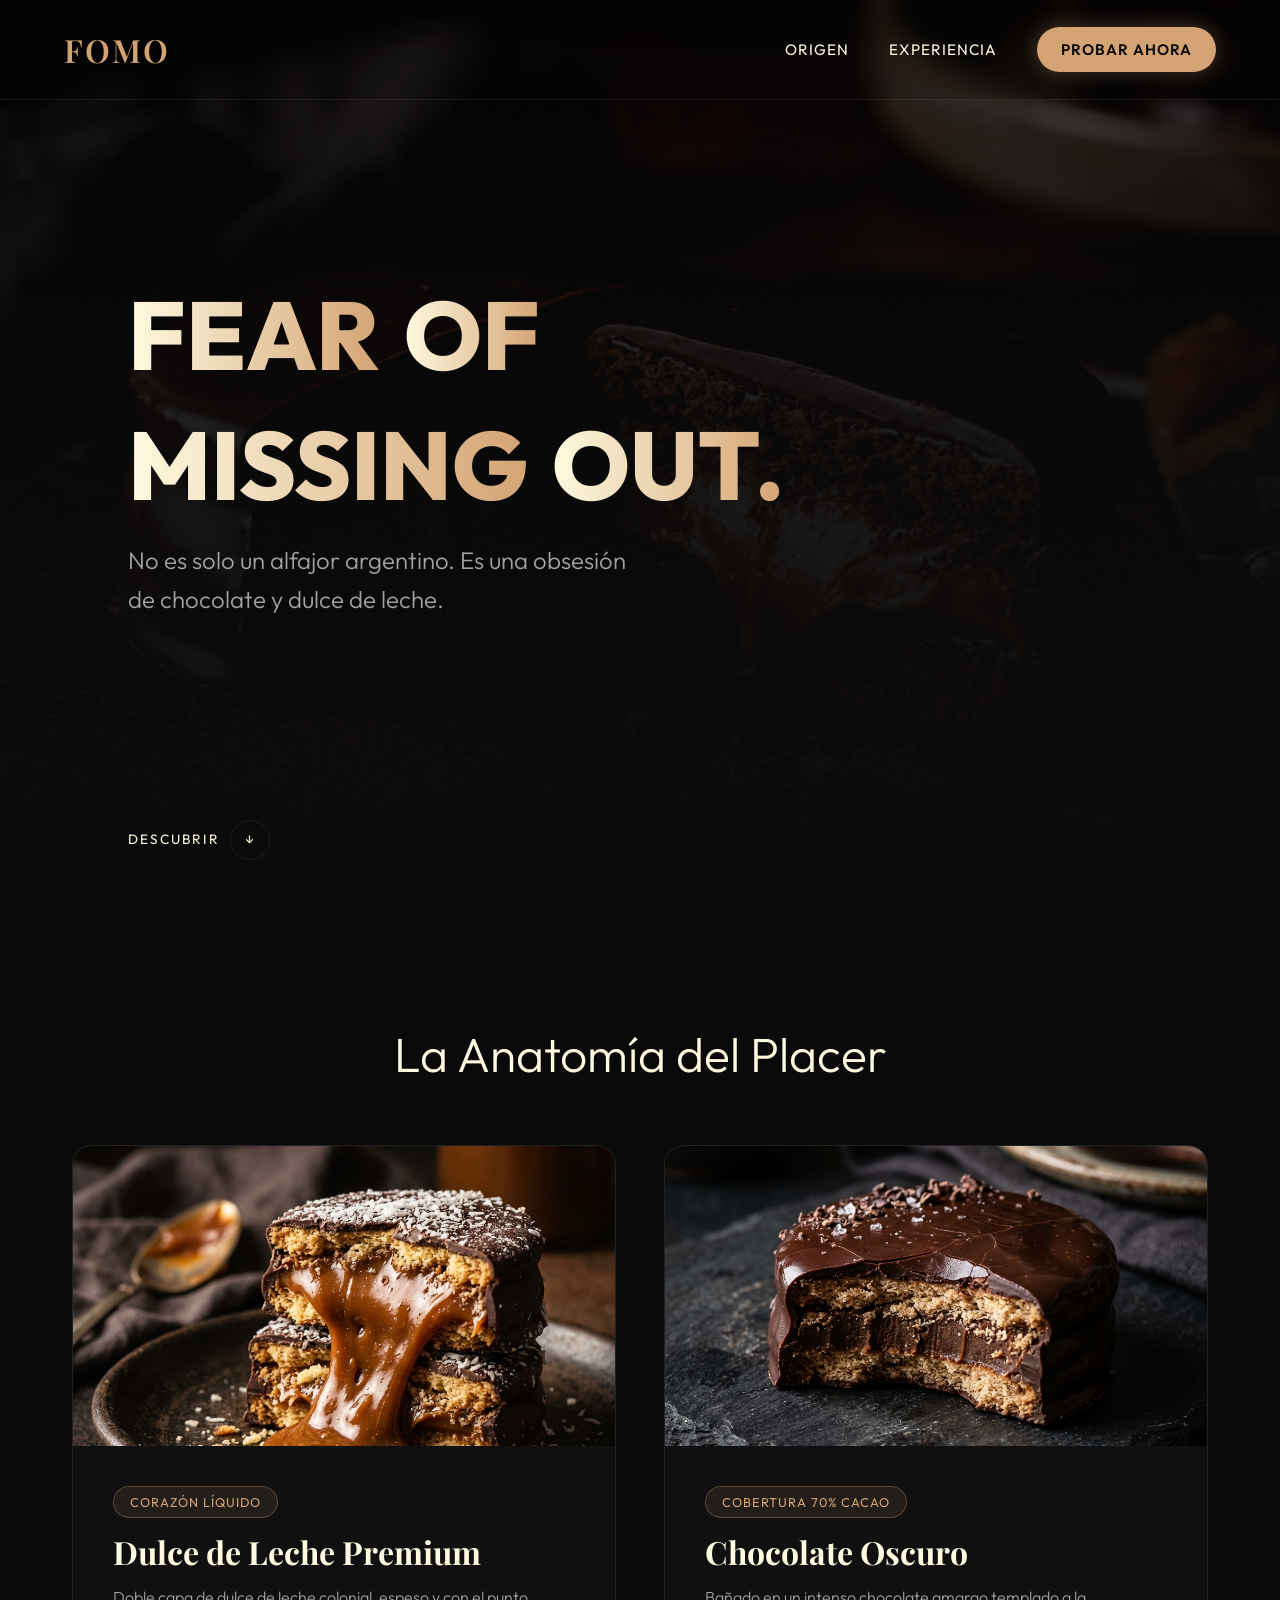
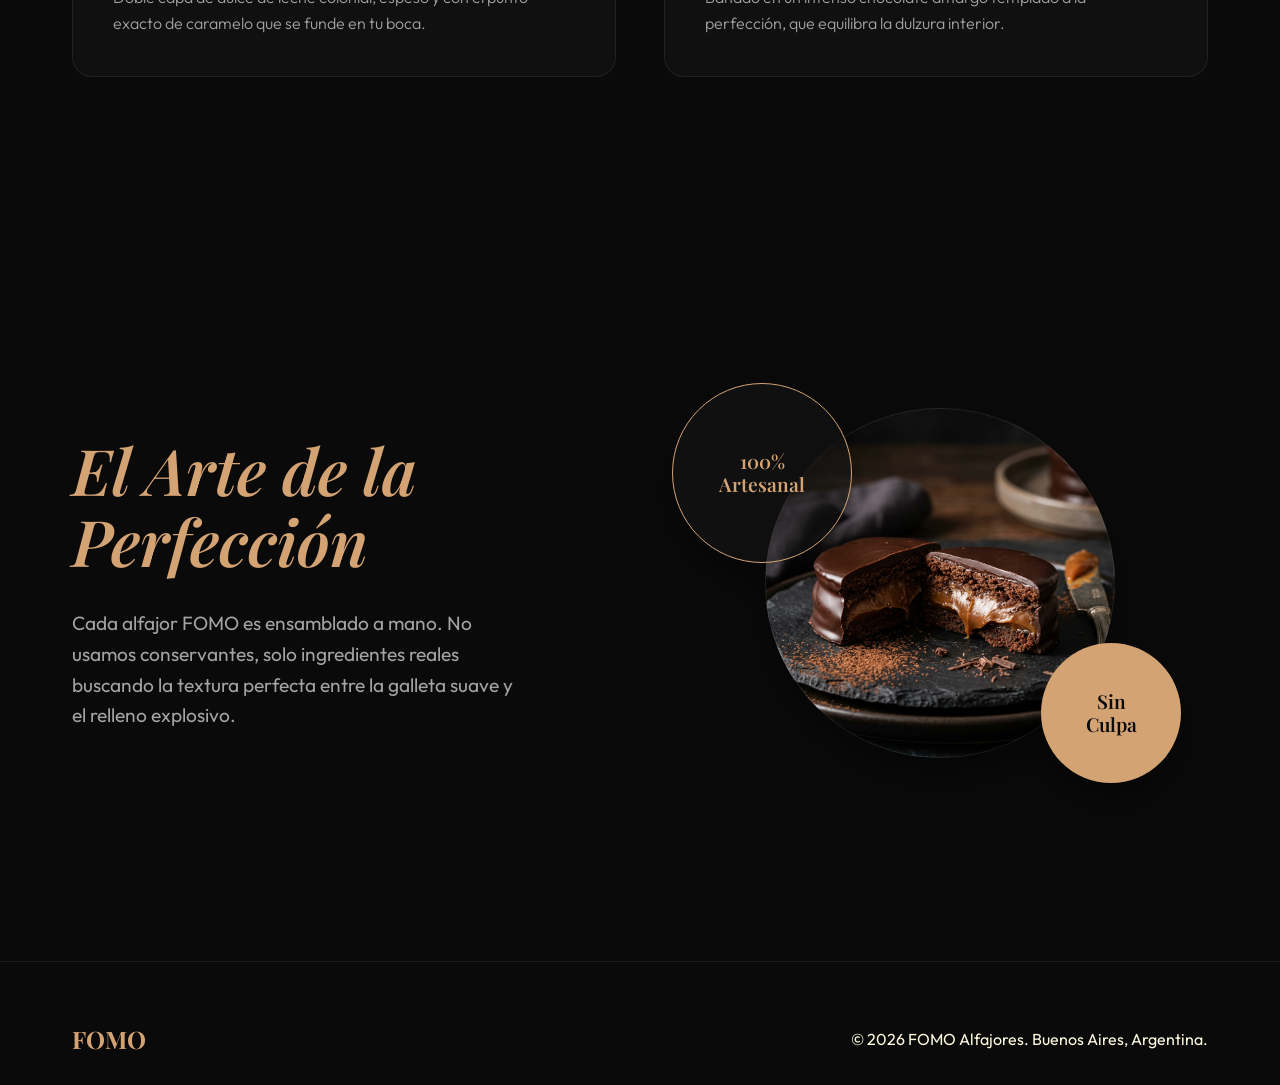
<file: v1/index.html>
<!DOCTYPE html>
<html lang="es">
<head>
    <meta charset="UTF-8">
    <meta name="viewport" content="width=device-width, initial-scale=1.0">
    <title>FOMO - El Alfajor Definitivo</title>
    <meta name="description" content="FOMO: Alfajores artesanales argentinos con el mejor dulce de leche y chocolate premium.">
    
    <!-- Meta etiquetas para compartir en WhatsApp y Redes Sociales -->
    <meta property="og:title" content="FOMO - El Alfajor Definitivo">
    <meta property="og:description" content="No es solo un alfajor argentino. Es una obsesión bañada en chocolate y rellena del mejor dulce de leche.">
    <meta property="og:image" content="https://juanmartinbarrientos.github.io/FOMO/assets/bg.png">
    <meta property="og:url" content="https://juanmartinbarrientos.github.io/FOMO/">
    <meta property="og:type" content="website">
    <link rel="stylesheet" href="styles.css">
    <link rel="preconnect" href="https://fonts.googleapis.com">
    <link rel="preconnect" href="https://fonts.gstatic.com" crossorigin>
    <link href="https://fonts.googleapis.com/css2?family=Outfit:wght@300;400;600;800&family=Playfair+Display:ital,wght@0,600;1,600&display=swap" rel="stylesheet">
</head>
<body>
    <!-- Background video/animation layer -->
    <div class="bg-layer">
        <div class="bg-image main-bg"></div>
        <div class="overlay-gradient"></div>
        <div class="noise-overlay"></div>
    </div>

    <!-- Navigation -->
    <nav class="glass-nav">
        <div class="logo">FOMO</div>
        <ul class="nav-links">
            <li><a href="#origen">Origen</a></li>
            <li><a href="#experiencia">Experiencia</a></li>
            <li><a href="#comprar" class="btn-primary">Probar ahora</a></li>
        </ul>
    </nav>

    <!-- Hero Section -->
    <header class="hero">
        <div class="hero-content">
            <h1 class="reveal-text"><span>Fear</span> <span>Of</span> <span>Missing</span> <span>Out.</span></h1>
            <p class="subtitle hide-on-load">No es solo un alfajor argentino. Es una obsesión de chocolate y dulce de leche.</p>
            <a href="#experiencia" class="scroll-down hide-on-load">
                <span>Descubrir</span>
                <div class="arrow">↓</div>
            </a>
        </div>
    </header>

    <!-- Details Section -->
    <section id="experiencia" class="cards-section">
        <div class="container">
            <h2 class="section-title">La Anatomía del Placer</h2>
            
            <div class="cards-grid">
                <!-- Card 1 -->
                <div class="glass-card element-reveal">
                    <div class="card-image-wrapper">
                        <!-- Image placeholder - using local path but should be relative -->
                        <div class="card-image" style="background-image: url('assets/card1.png')"></div>
                    </div>
                    <div class="card-content">
                        <div class="card-tag">Corazón Líquido</div>
                        <h3>Dulce de Leche Premium</h3>
                        <p>Doble capa de dulce de leche colonial, espeso y con el punto exacto de caramelo que se funde en tu boca.</p>
                    </div>
                </div>

                <!-- Card 2 -->
                <div class="glass-card element-reveal delay-1">
                    <div class="card-image-wrapper">
                        <div class="card-image" style="background-image: url('assets/card2.png')"></div>
                    </div>
                    <div class="card-content">
                        <div class="card-tag">Cobertura 70% Cacao</div>
                        <h3>Chocolate Oscuro</h3>
                        <p>Bañado en un intenso chocolate amargo templado a la perfección, que equilibra la dulzura interior.</p>
                    </div>
                </div>
            </div>
        </div>
    </section>

    <!-- Interactive Circles Section -->
    <section id="origen" class="circles-section">
        <div class="container">
            <div class="split-layout">
                <div class="text-column element-reveal">
                    <h2 class="serif-title">El Arte de la Perfección</h2>
                    <p>Cada alfajor FOMO es ensamblado a mano. No usamos conservantes, solo ingredientes reales buscando la textura perfecta entre la galleta suave y el relleno explosivo.</p>
                </div>
                <div class="visual-column">
                    <div class="floating-circle circle-1">
                        <span class="circle-text">100%<br>Artesanal</span>
                    </div>
                    <div class="floating-circle circle-2" style="background-image: url('assets/bg.png')">
                    </div>
                    <div class="floating-circle circle-3">
                        <span class="circle-text">Sin<br>Culpa</span>
                    </div>
                </div>
            </div>
        </div>
    </section>

    <footer>
        <div class="container footer-content">
            <h2 class="footer-logo">FOMO</h2>
            <p>© 2026 FOMO Alfajores. Buenos Aires, Argentina.</p>
        </div>
    </footer>

    <script src="script.js"></script>
</body>
</html>
</file>
<file: v1/styles.css>
:root {
    /* Color Palette */
    --clr-bg: #0a0a0a;
    --clr-surface: rgba(20, 20, 20, 0.6);
    --clr-surface-hover: rgba(30, 30, 30, 0.8);
    --clr-primary: #d4a373; /* Dulce de leche color */
    --clr-primary-glow: rgba(212, 163, 115, 0.3);
    --clr-text: #fefae0;
    --clr-text-muted: #a3a3a3;
    --clr-border: rgba(255, 255, 255, 0.08);
    
    /* Typography */
    --font-sans: 'Outfit', sans-serif;
    --font-serif: 'Playfair Display', serif;
    
    /* Transitions */
    --transition-smooth: 0.6s cubic-bezier(0.16, 1, 0.3, 1);
    --transition-bounce: 0.8s cubic-bezier(0.34, 1.56, 0.64, 1);
}

* {
    margin: 0;
    padding: 0;
    box-sizing: border-box;
}

html {
    scroll-behavior: smooth;
}

body {
    font-family: var(--font-sans);
    background-color: var(--clr-bg);
    color: var(--clr-text);
    overflow-x: hidden;
    line-height: 1.6;
}

/* Background Animation */
.bg-layer {
    position: fixed;
    top: 0;
    left: 0;
    width: 100vw;
    height: 100vh;
    z-index: -1;
    overflow: hidden;
}

.bg-image {
    position: absolute;
    top: -5%;
    left: -5%;
    width: 110%;
    height: 110%;
    background-image: url('assets/bg.png');
    background-size: cover;
    background-position: center;
    filter: brightness(0.4) contrast(1.2);
    animation: slowZoom 30s infinite alternate linear;
}

@keyframes slowZoom {
    0% { transform: scale(1); }
    100% { transform: scale(1.1); }
}

.overlay-gradient {
    position: absolute;
    top: 0;
    left: 0;
    width: 100%;
    height: 100%;
    background: linear-gradient(
        to bottom,
        rgba(10, 10, 10, 0.2) 0%,
        rgba(10, 10, 10, 0.8) 50%,
        rgba(10, 10, 10, 1) 100%
    );
}

.noise-overlay {
    position: absolute;
    top: 0;
    left: 0;
    width: 100%;
    height: 100%;
    background-image: url("data:image/svg+xml,%3Csvg viewBox='0 0 200 200' xmlns='http://www.w3.org/2000/svg'%3E%3Cfilter id='noiseFilter'%3E%3CfeTurbulence type='fractalNoise' baseFrequency='0.8' numOctaves='3' stitchTiles='stitch'/%3E%3C/filter%3E%3Crect width='100%25' height='100%25' filter='url(%23noiseFilter)'/%3E%3C/svg%3E");
    opacity: 0.05;
    mix-blend-mode: overlay;
    pointer-events: none;
}

/* Typography elements */
h1, h2, h3 {
    line-height: 1.1;
}

.serif-title {
    font-family: var(--font-serif);
    font-style: italic;
    font-weight: 600;
}

/* Navigation */
.glass-nav {
    position: fixed;
    top: 0;
    left: 0;
    width: 100%;
    padding: 1.5rem 4rem;
    display: flex;
    justify-content: space-between;
    align-items: center;
    z-index: 100;
    background: rgba(10, 10, 10, 0.1);
    backdrop-filter: blur(12px);
    -webkit-backdrop-filter: blur(12px);
    border-bottom: 1px solid var(--clr-border);
    transition: var(--transition-smooth);
}

.glass-nav.scrolled {
    padding: 1rem 4rem;
    background: rgba(10, 10, 10, 0.8);
}

.logo {
    font-family: var(--font-serif);
    font-size: 2rem;
    font-weight: 600;
    letter-spacing: 2px;
    color: var(--clr-primary);
}

.nav-links {
    display: flex;
    gap: 2.5rem;
    list-style: none;
    align-items: center;
}

.nav-links a {
    color: var(--clr-text);
    text-decoration: none;
    font-size: 0.95rem;
    font-weight: 400;
    transition: color 0.3s ease;
    text-transform: uppercase;
    letter-spacing: 1px;
}

.nav-links a:hover {
    color: var(--clr-primary);
}

.btn-primary {
    background: var(--clr-primary);
    color: var(--clr-bg) !important;
    padding: 0.8rem 1.5rem;
    border-radius: 30px;
    font-weight: 600 !important;
    transition: all 0.3s ease !important;
    box-shadow: 0 0 20px var(--clr-primary-glow);
}

.btn-primary:hover {
    transform: translateY(-2px);
    box-shadow: 0 5px 25px rgba(212, 163, 115, 0.5);
    background: #e6b885;
}

/* Hero Section */
.hero {
    height: 100vh;
    display: flex;
    flex-direction: column;
    justify-content: center;
    padding: 0 10%;
    position: relative;
}

.hero-content {
    max-width: 800px;
}

.reveal-text {
    font-size: 6rem;
    font-weight: 800;
    text-transform: uppercase;
    display: flex;
    flex-wrap: wrap;
    gap: 1.5rem;
    margin-bottom: 1.5rem;
}

.reveal-text span {
    display: inline-block;
    background: linear-gradient(to right, var(--clr-text), var(--clr-primary));
    -webkit-background-clip: text;
    -webkit-text-fill-color: transparent;
    opacity: 0;
    transform: translateY(50px);
}

.subtitle {
    font-size: 1.5rem;
    color: var(--clr-text-muted);
    font-weight: 300;
    max-width: 500px;
}

.hide-on-load {
    opacity: 0;
    transform: translateY(20px);
}

.scroll-down {
    position: absolute;
    bottom: 40px;
    left: 10%;
    color: var(--clr-text);
    text-decoration: none;
    display: flex;
    align-items: center;
    gap: 10px;
    font-size: 0.85rem;
    text-transform: uppercase;
    letter-spacing: 2px;
}

.scroll-down .arrow {
    width: 40px;
    height: 40px;
    border: 1px solid var(--clr-border);
    border-radius: 50%;
    display: flex;
    justify-content: center;
    align-items: center;
    transition: var(--transition-smooth);
}

.scroll-down:hover .arrow {
    background: var(--clr-primary);
    color: var(--clr-bg);
    border-color: var(--clr-primary);
    transform: translateY(5px);
}

/* Sections Common */
section {
    padding: 8rem 0;
    position: relative;
    z-index: 2;
}

.container {
    max-width: 1200px;
    margin: 0 auto;
    padding: 0 2rem;
}

.section-title {
    font-size: 3rem;
    margin-bottom: 4rem;
    text-align: center;
    font-weight: 300;
}

/* Cards Section */
.cards-grid {
    display: grid;
    grid-template-columns: repeat(auto-fit, minmax(350px, 1fr));
    gap: 3rem;
}

.glass-card {
    background: var(--clr-surface);
    border: 1px solid var(--clr-border);
    border-radius: 20px;
    overflow: hidden;
    backdrop-filter: blur(10px);
    -webkit-backdrop-filter: blur(10px);
    transition: var(--transition-smooth);
    opacity: 0;
    transform: translateY(40px);
}

.glass-card.visible {
    opacity: 1;
    transform: translateY(0);
}

.glass-card:hover {
    background: var(--clr-surface-hover);
    transform: translateY(-10px) scale(1.02);
    border-color: rgba(212, 163, 115, 0.3);
    box-shadow: 0 20px 40px rgba(0,0,0,0.5);
}

.card-image-wrapper {
    height: 300px;
    overflow: hidden;
}

.card-image {
    width: 100%;
    height: 100%;
    background-size: cover;
    background-position: center;
    transition: transform 0.8s ease;
}

.glass-card:hover .card-image {
    transform: scale(1.08);
}

.card-content {
    padding: 2.5rem;
}

.card-tag {
    display: inline-block;
    padding: 0.3rem 1rem;
    background: rgba(212, 163, 115, 0.1);
    color: var(--clr-primary);
    border-radius: 20px;
    font-size: 0.8rem;
    text-transform: uppercase;
    letter-spacing: 1px;
    margin-bottom: 1rem;
    border: 1px solid rgba(212, 163, 115, 0.3);
}

.card-content h3 {
    font-size: 2rem;
    margin-bottom: 1rem;
    font-family: var(--font-serif);
}

.card-content p {
    color: var(--clr-text-muted);
    font-weight: 300;
}

/* Circles Section */
.split-layout {
    display: grid;
    grid-template-columns: 1fr 1fr;
    gap: 4rem;
    align-items: center;
}

.text-column h2 {
    font-size: 4rem;
    margin-bottom: 2rem;
    color: var(--clr-primary);
}

.text-column p {
    font-size: 1.2rem;
    color: var(--clr-text-muted);
    max-width: 450px;
}

.visual-column {
    position: relative;
    height: 500px;
    display: flex;
    justify-content: center;
    align-items: center;
}

.floating-circle {
    position: absolute;
    border-radius: 50%;
    display: flex;
    justify-content: center;
    align-items: center;
    text-align: center;
    background-size: cover;
    background-position: center;
    box-shadow: 0 20px 40px rgba(0,0,0,0.4);
    transition: var(--transition-bounce);
}

.circle-1 {
    width: 180px;
    height: 180px;
    background: var(--clr-surface);
    border: 1px solid var(--clr-primary);
    color: var(--clr-primary);
    top: 10%;
    left: 0;
    z-index: 3;
    animation: float 6s ease-in-out infinite;
}

.circle-2 {
    width: 350px;
    height: 350px;
    z-index: 2;
    border: 1px solid var(--clr-border);
    animation: float 8s ease-in-out infinite reverse;
}

.circle-3 {
    width: 140px;
    height: 140px;
    background: var(--clr-primary);
    color: var(--clr-bg);
    bottom: 10%;
    right: 5%;
    z-index: 4;
    animation: float 5s ease-in-out infinite 1s;
}

.circle-text {
    font-family: var(--font-serif);
    font-size: 1.2rem;
    font-weight: 600;
    line-height: 1.2;
}

@keyframes float {
    0% { transform: translateY(0px) rotate(0deg); }
    50% { transform: translateY(-20px) rotate(2deg); }
    100% { transform: translateY(0px) rotate(0deg); }
}

.visual-column:hover .circle-1 {
    transform: translate(-30px, -30px) scale(1.1);
}
.visual-column:hover .circle-2 {
    transform: scale(1.05);
}
.visual-column:hover .circle-3 {
    transform: translate(30px, 30px) scale(1.1);
}

.element-reveal {
    opacity: 0;
    transform: translateY(40px);
    transition: all 0.8s ease;
}

.element-reveal.visible {
    opacity: 1;
    transform: translateY(0);
}

.delay-1 {
    transition-delay: 0.2s;
}

/* Footer */
footer {
    padding: 4rem 0 2rem;
    border-top: 1px solid var(--clr-border);
    position: relative;
    z-index: 2;
    background: rgba(10, 10, 10, 0.8);
}

.footer-content {
    display: flex;
    justify-content: space-between;
    align-items: center;
}

.footer-logo {
    font-family: var(--font-serif);
    color: var(--clr-primary);
    font-size: 1.5rem;
}

/* Responsive */
@media (max-width: 992px) {
    .reveal-text { font-size: 4rem; }
    .split-layout { grid-template-columns: 1fr; gap: 2rem; }
    .visual-column { height: 400px; }
    .text-column { text-align: center; }
    .text-column mx-auto { margin: 0 auto; }
}

@media (max-width: 768px) {
    .glass-nav { padding: 1rem 2rem; }
    .nav-links { display: none; } /* Could add a hamburger menu here */
    .reveal-text { font-size: 3rem; gap: 0.5rem;}
    .hero { padding: 0 2rem; text-align: center; }
    .scroll-down { left: 50%; transform: translateX(-50%); }
    .cards-grid { grid-template-columns: 1fr; }
    .circle-2 { width: 280px; height: 280px; }
    .footer-content { flex-direction: column; gap: 1rem; text-align: center; }
}
</file>
